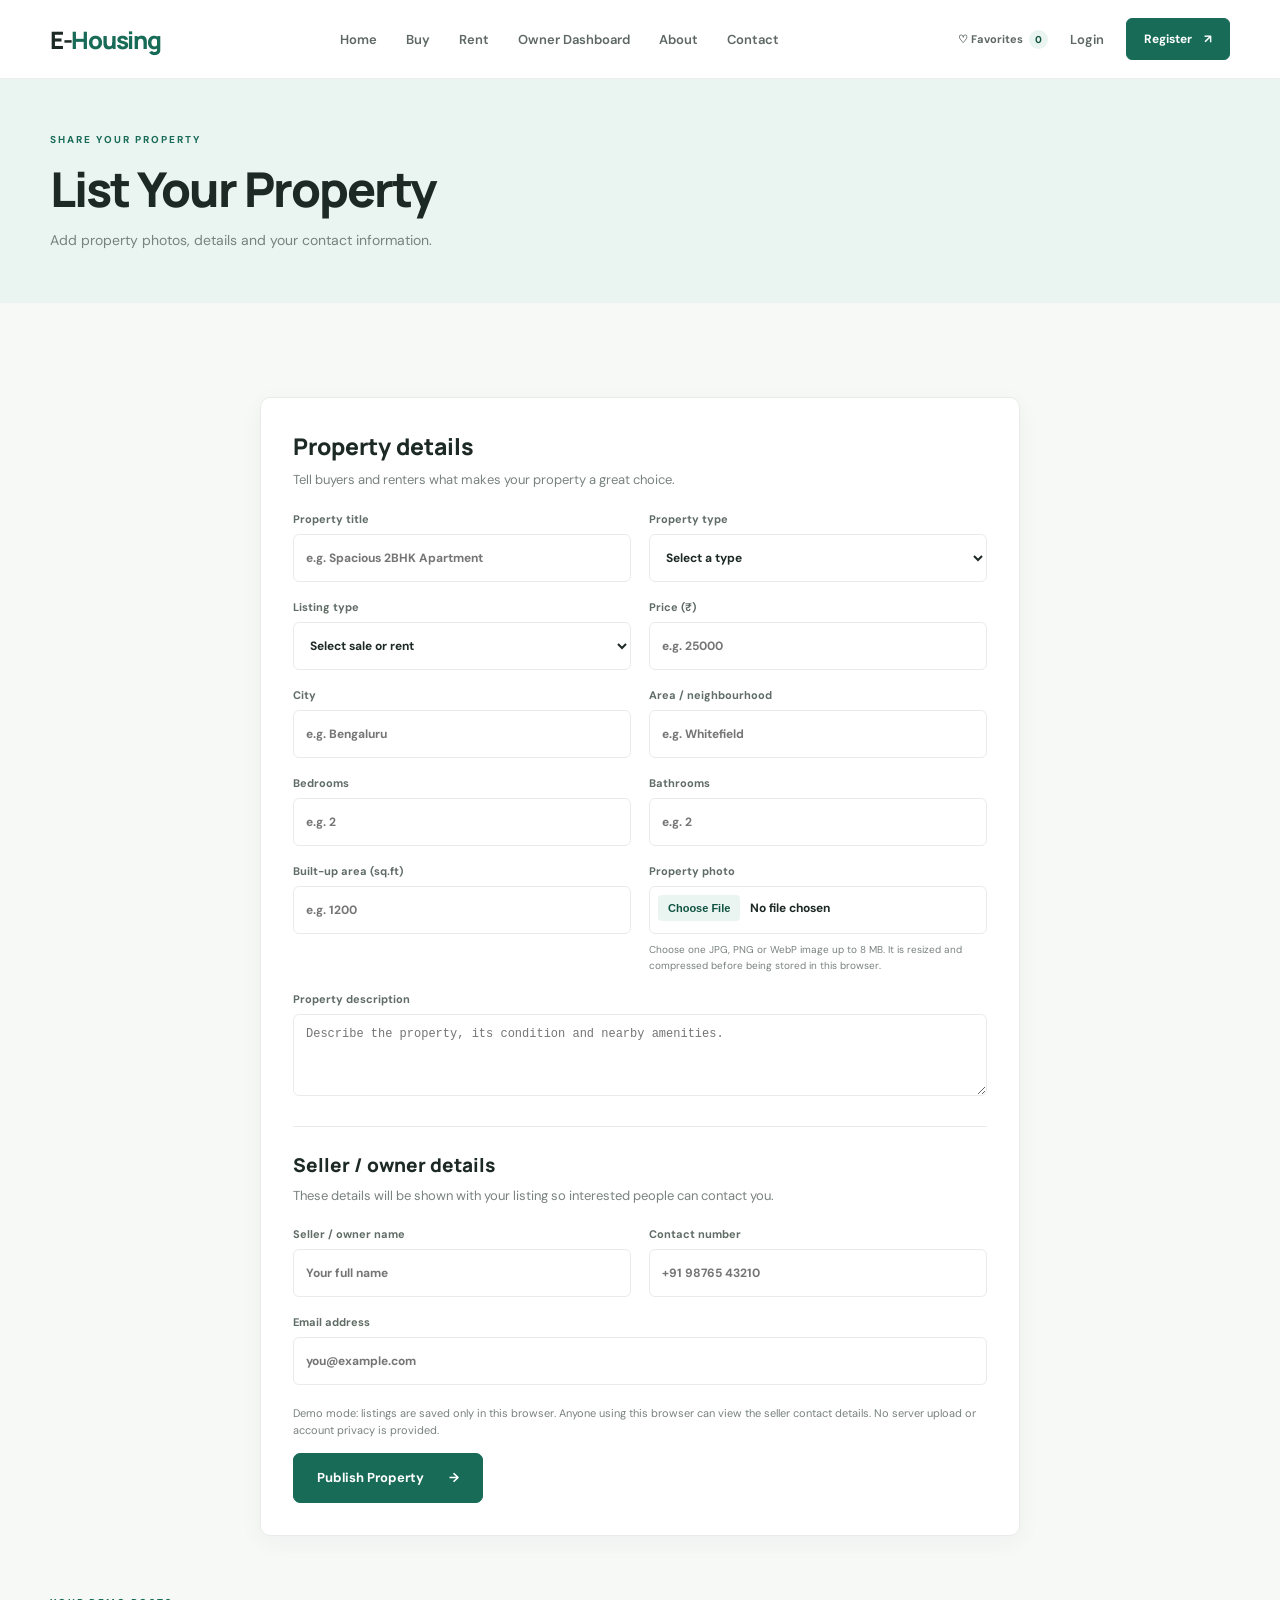
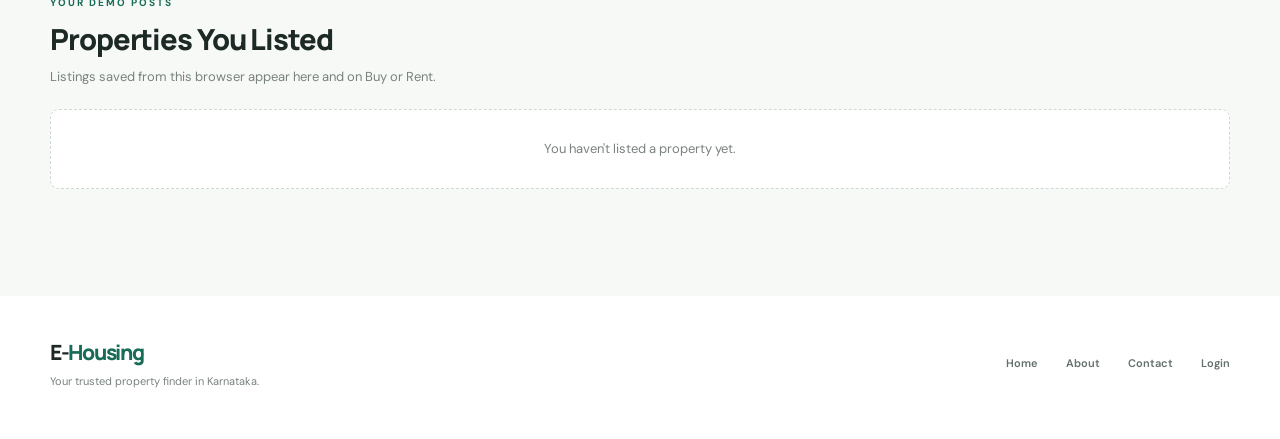
<file: add-property.html>
<!DOCTYPE html>
<html lang="en">
<head>
  <meta charset="UTF-8">
  <meta name="viewport" content="width=device-width, initial-scale=1.0">
  <meta name="description" content="Add your property details, photos and seller contact information to E-Housing.">
  <title>List Your Property | E-Housing</title>
  <link rel="preconnect" href="https://fonts.googleapis.com">
  <link rel="preconnect" href="https://fonts.gstatic.com" crossorigin>
  <link href="https://fonts.googleapis.com/css2?family=DM+Sans:wght@400;500;600;700&family=Manrope:wght@400;500;600;700;800&display=swap" rel="stylesheet">
  <link rel="stylesheet" href="css/style.css">
</head>
<body id="top">
  <header class="header">
    <div class="container header-inner">
      <a class="logo" href="index.html" aria-label="E-Housing home">E-<span>Housing</span></a>
      <nav class="main-nav" aria-label="Main navigation">
        <a href="index.html">Home</a>
        <a href="buy.html">Buy</a>
        <a href="rent.html">Rent</a>
        <a href="owner-dashboard.html">Owner Dashboard</a>
        <a href="index.html#why-us">About</a>
        <a href="index.html#contact">Contact</a>
      </nav>
      <div class="nav-buttons">
        <a class="favorites-link" href="favorites.html">♡ Favorites <span class="favorites-count">0</span></a>
        <a class="login-btn" href="login.html">Login</a>
        <a class="btn btn-small" href="register.html">Register <span aria-hidden="true">↗</span></a>
      </div>
    </div>
  </header>
  <main class="listing-main">
    <section class="listing-banner">
      <div class="container">
        <p class="eyebrow eyebrow-dark">SHARE YOUR PROPERTY</p>
        <h1>List Your Property</h1>
        <p>Add property photos, details and your contact information.</p>
      </div>
    </section>
    <section class="section listing-section">
      <div class="container">
        <p class="listing-published-message" id="listing-published-message" role="status" hidden></p>
        <form class="property-form" id="property-listing-form">
          <h2>Property details</h2>
          <p class="section-subtitle">Tell buyers and renters what makes your property a great choice.</p>
          <div class="property-form-grid">
            <label class="form-field" for="property-title">Property title<input id="property-title" name="title" type="text" maxlength="80" placeholder="e.g. Spacious 2BHK Apartment" required></label>
            <label class="form-field" for="property-type">Property type
              <select id="property-type" name="type" required>
                <option value="">Select a type</option>
                <option>House</option><option>Apartment</option><option>Villa</option><option>Room</option>
              </select>
            </label>
            <label class="form-field" for="listing-type">Listing type
              <select id="listing-type" name="listing" required><option value="">Select sale or rent</option><option>For Sale</option><option>For Rent</option></select>
            </label>
            <label class="form-field" for="property-price">Price (₹)<input id="property-price" name="price" type="number" min="1" step="1" placeholder="e.g. 25000" required></label>
            <label class="form-field" for="property-city">City<input id="property-city" name="city" type="text" maxlength="60" placeholder="e.g. Bengaluru" required></label>
            <label class="form-field" for="property-location">Area / neighbourhood<input id="property-location" name="location" type="text" maxlength="100" placeholder="e.g. Whitefield" required></label>
            <label class="form-field" for="property-bedrooms">Bedrooms<input id="property-bedrooms" name="bedrooms" type="number" min="0" max="99" placeholder="e.g. 2" required></label>
            <label class="form-field" for="property-bathrooms">Bathrooms<input id="property-bathrooms" name="bathrooms" type="number" min="0" max="99" placeholder="e.g. 2" required></label>
            <label class="form-field" for="property-area">Built-up area (sq.ft)<input id="property-area" name="area" type="number" min="1" placeholder="e.g. 1200" required></label>
            <label class="form-field property-photo-field" for="property-photo">Property photo
              <input id="property-photo" name="photo" type="file" accept="image/jpeg,image/png,image/webp" required>
              <span class="field-help">Choose one JPG, PNG or WebP image up to 8 MB. It is resized and compressed before being stored in this browser.</span>
              <img class="photo-preview" id="photo-preview" alt="Selected property photo preview" hidden>
            </label>
            <label class="form-field property-description-field" for="property-description">Property description<textarea id="property-description" name="description" rows="4" maxlength="800" placeholder="Describe the property, its condition and nearby amenities." required></textarea></label>
          </div>

          <div class="seller-details">
            <h2>Seller / owner details</h2>
            <p class="section-subtitle">These details will be shown with your listing so interested people can contact you.</p>
            <div class="property-form-grid">
              <label class="form-field" for="seller-name">Seller / owner name<input id="seller-name" name="sellerName" type="text" maxlength="80" autocomplete="name" placeholder="Your full name" required></label>
              <label class="form-field" for="seller-phone">Contact number<input id="seller-phone" name="sellerPhone" type="tel" minlength="8" maxlength="20" autocomplete="tel" placeholder="+91 98765 43210" required></label>
              <label class="form-field seller-email-field" for="seller-email">Email address<input id="seller-email" name="sellerEmail" type="email" maxlength="120" autocomplete="email" placeholder="you@example.com" required></label>
            </div>
          </div>

          <p class="form-note">Demo mode: listings are saved only in this browser. Anyone using this browser can view the seller contact details. No server upload or account privacy is provided.</p>
          <p class="listing-form-error" id="listing-form-error" role="alert" hidden></p>
          <button class="btn property-submit" type="submit">Publish Property <span aria-hidden="true">→</span></button>
        </form>

        <section class="seller-listings-section" aria-labelledby="seller-listings-title">
          <div class="section-heading">
            <div>
              <p class="eyebrow eyebrow-dark">YOUR DEMO POSTS</p>
              <h2 id="seller-listings-title">Properties You Listed</h2>
              <p class="section-subtitle">Listings saved from this browser appear here and on Buy or Rent.</p>
            </div>
          </div>
          <p class="favorites-empty" id="seller-listings-empty">You haven't listed a property yet.</p>
          <div class="property-grid" id="seller-listings-grid"></div>
        </section>
      </div>
    </section>
  </main>
  <footer class="footer" id="contact">
    <div class="container footer-main">
      <div class="footer-brand"><a class="logo footer-logo" href="index.html">E-<span>Housing</span></a><p>Your trusted property finder in Karnataka.</p></div>
      <div class="footer-links"><a href="index.html">Home</a><a href="index.html#why-us">About</a><a href="index.html#contact">Contact</a><a href="login.html">Login</a></div>
    </div>
  </footer>
  <script src="js/properties.js"></script>
  <script src="js/seller-listings.js"></script>
  <script src="js/seller-form.js"></script>
  <script src="js/seller-listings.js"></script>
  <script src="js/app.js"></script>
</body>
</html>
</file>
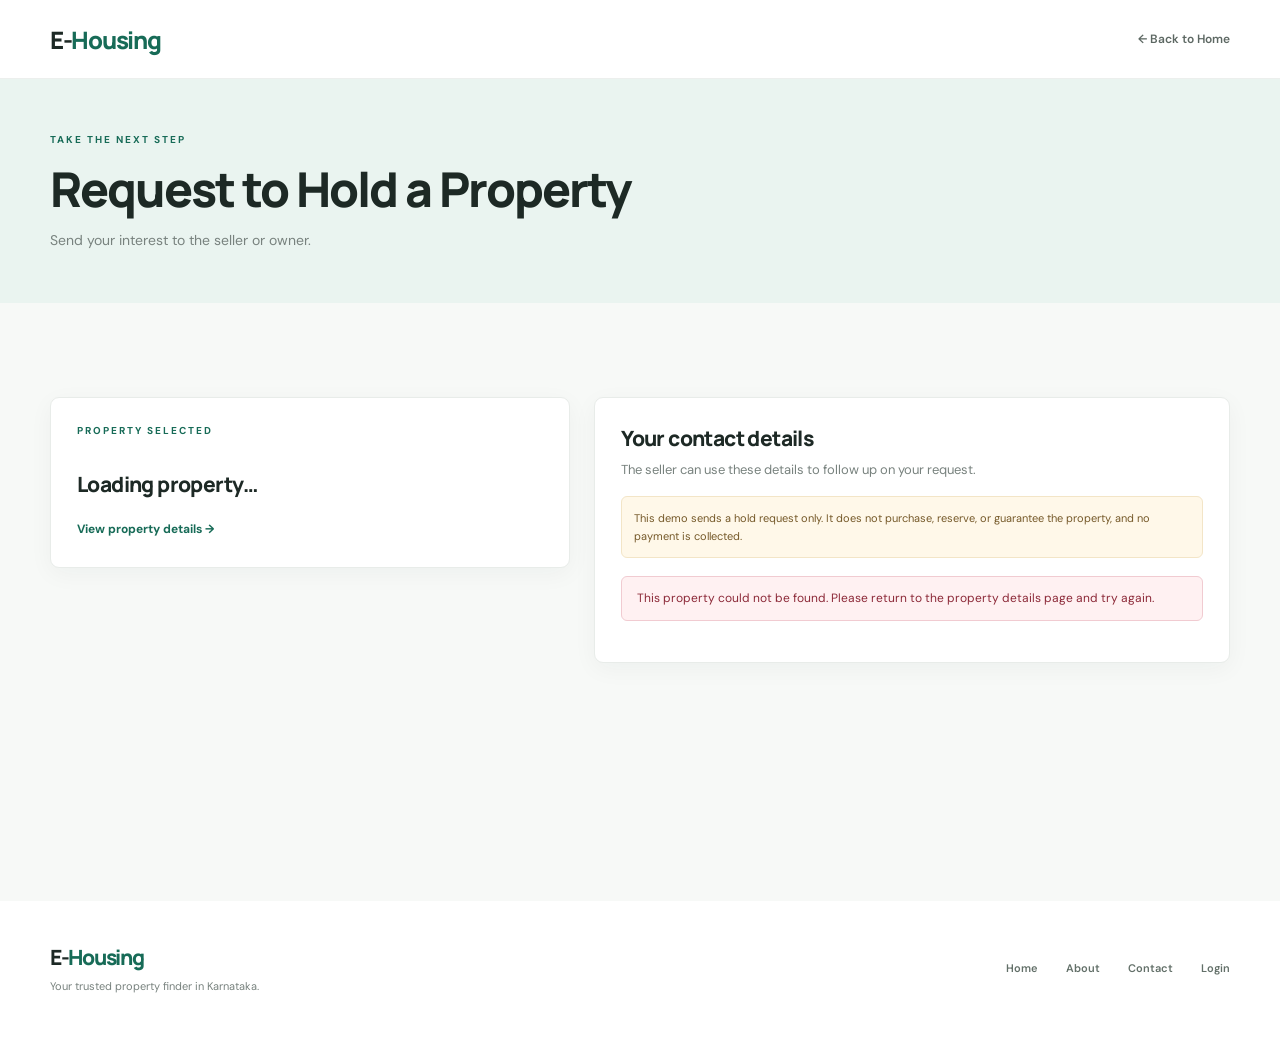
<file: booking.html>
<!DOCTYPE html>
<html lang="en">
<head>
  <meta charset="UTF-8">
  <meta name="viewport" content="width=device-width, initial-scale=1.0">
  <meta name="description" content="Request to hold or book a property with E-Housing.">
  <title>Request to Hold a Property | E-Housing</title>
  <link rel="preconnect" href="https://fonts.googleapis.com">
  <link rel="preconnect" href="https://fonts.gstatic.com" crossorigin>
  <link href="https://fonts.googleapis.com/css2?family=DM+Sans:wght@400;500;600;700&family=Manrope:wght@400;500;600;700;800&display=swap" rel="stylesheet">
  <link rel="stylesheet" href="css/style.css">
</head>
<body id="top">
  <header class="header">
    <div class="container header-inner">
      <a class="logo" href="index.html" aria-label="E-Housing home">E-<span>Housing</span></a>
      <a class="login-home-link" href="index.html">← Back to Home</a>
    </div>
  </header>
  <main class="listing-main">
    <section class="listing-banner">
      <div class="container">
        <p class="eyebrow eyebrow-dark">TAKE THE NEXT STEP</p>
        <h1 id="booking-page-title">Request to Hold a Property</h1>
        <p id="booking-intro">Send your interest to the seller or owner.</p>
      </div>
    </section>
    <section class="section listing-section">
      <div class="container booking-layout">
        <section class="booking-summary" aria-labelledby="booking-property-title">
          <p class="eyebrow eyebrow-dark">PROPERTY SELECTED</p>
          <span class="booking-listing" id="booking-property-listing"></span>
          <h2 id="booking-property-title">Loading property…</h2>
          <p class="property-location" id="booking-property-location"></p>
          <p class="price" id="booking-property-price"></p>
          <a class="view-all" id="booking-property-link" href="property-details.html">View property details →</a>
        </section>
        <section class="booking-form-panel" aria-labelledby="booking-form-title">
          <h2 id="booking-form-title">Your contact details</h2>
          <p class="section-subtitle">The seller can use these details to follow up on your request.</p>
          <p class="booking-notice" id="booking-notice">This demo sends a hold request only. It does not purchase, reserve, or guarantee the property, and no payment is collected.</p>
          <p class="booking-error" id="booking-error" role="alert" hidden></p>
          <form class="property-form-inner" id="hold-form">
            <label class="form-field" for="buyer-name">Full name<input id="buyer-name" name="name" type="text" autocomplete="name" placeholder="Your name" required></label>
            <label class="form-field" for="buyer-phone">Contact number<input id="buyer-phone" name="phone" type="tel" autocomplete="tel" inputmode="tel" minlength="8" maxlength="20" placeholder="+91 98765 43210" required></label>
            <label class="form-field" for="buyer-email">Email address<input id="buyer-email" name="email" type="email" autocomplete="email" placeholder="you@example.com" required></label>
            <label class="form-field" for="payment-preference" id="payment-preference-field" hidden>
              Preferred payment method
              <select id="payment-preference" name="paymentMethod" disabled>
                <option value="">Select a payment preference</option>
                <option value="UPI">UPI</option>
                <option value="Bank transfer">Bank transfer</option>
                <option value="Card">Card</option>
                <option value="Home loan">Home loan / financing</option>
                <option value="Discuss with seller">Discuss with seller</option>
              </select>
            </label>
            <button class="btn property-submit" id="booking-submit" type="submit">Send Hold Request <span aria-hidden="true">→</span></button>
          </form>
          <div class="booking-confirmation" id="booking-confirmation" role="status" hidden>
            <span class="booking-check" aria-hidden="true">✓</span>
            <h2 id="confirmation-title">Request saved</h2>
            <p id="confirmation-message">Thanks, <strong id="confirmation-name"></strong>. Your demo request is saved in this browser. The property is not confirmed or held until the seller contacts you.</p>
            <a class="btn" href="index.html">Back to Home</a>
          </div>
        </section>
      </div>
    </section>
  </main>
  <footer class="footer" id="contact">
    <div class="container footer-main">
      <div class="footer-brand"><a class="logo footer-logo" href="index.html">E-<span>Housing</span></a><p>Your trusted property finder in Karnataka.</p></div>
      <div class="footer-links"><a href="index.html">Home</a><a href="index.html#why-us">About</a><a href="index.html#contact">Contact</a><a href="login.html">Login</a></div>
    </div>
  </footer>
  <script src="js/booking.js"></script>
</body>
</html>
</file>
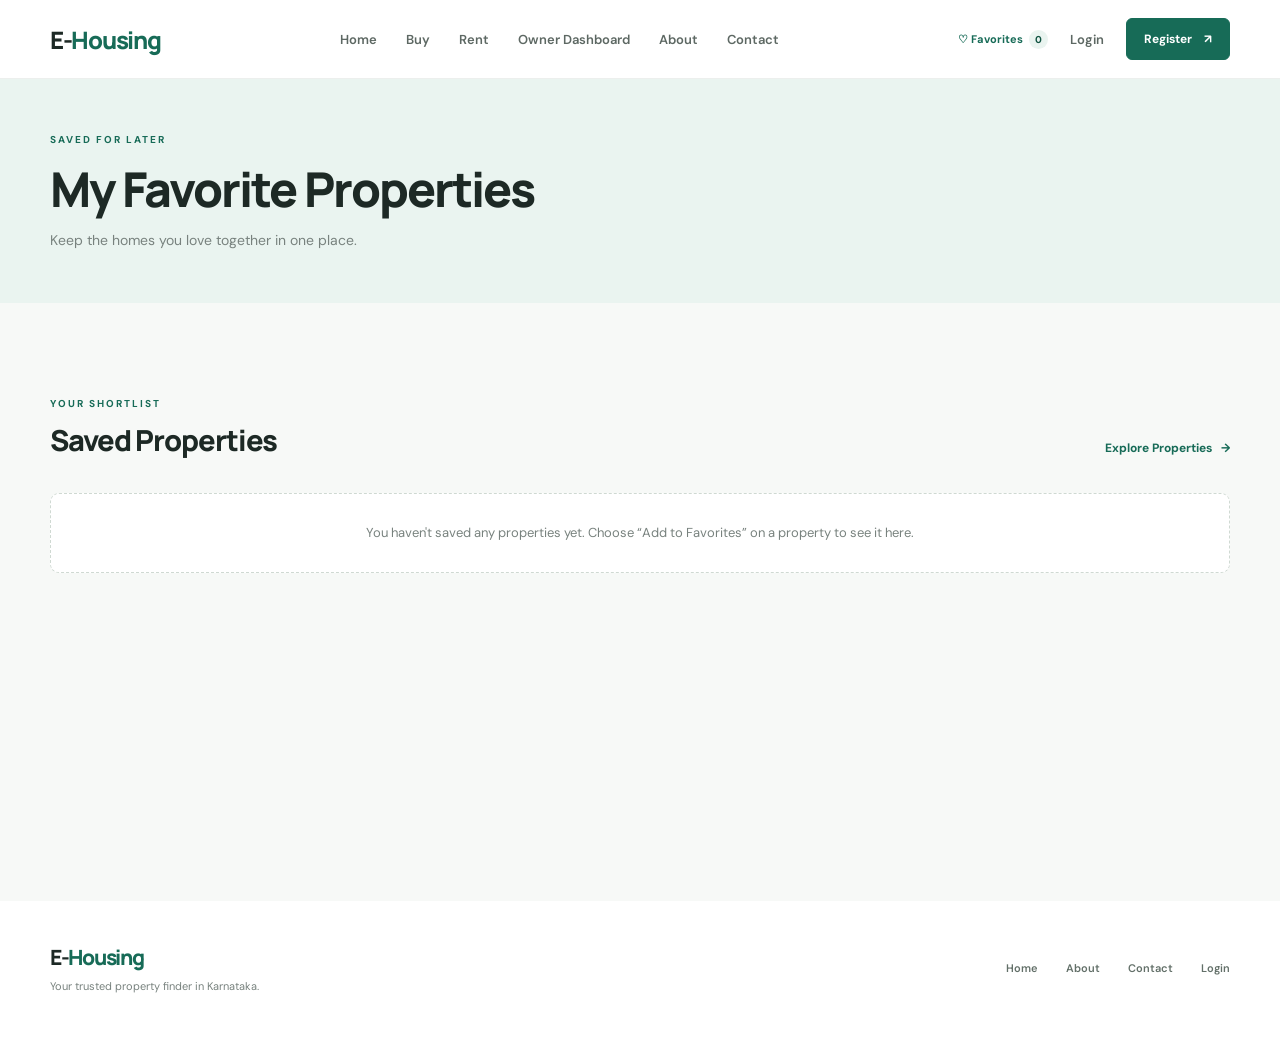
<file: favorites.html>
<!DOCTYPE html>
<html lang="en">
<head>
  <meta charset="UTF-8">
  <meta name="viewport" content="width=device-width, initial-scale=1.0">
  <meta name="description" content="View your saved favorite properties on E-Housing.">
  <title>My Favorites | E-Housing</title>
  <link rel="preconnect" href="https://fonts.googleapis.com">
  <link rel="preconnect" href="https://fonts.gstatic.com" crossorigin>
  <link href="https://fonts.googleapis.com/css2?family=DM+Sans:wght@400;500;600;700&family=Manrope:wght@400;500;600;700;800&display=swap" rel="stylesheet">
  <link rel="stylesheet" href="css/style.css">
</head>
<body id="top">
  <header class="header">
    <div class="container header-inner">
      <a class="logo" href="index.html" aria-label="E-Housing home">E-<span>Housing</span></a>
      <nav class="main-nav" aria-label="Main navigation">
        <a href="index.html">Home</a><a href="buy.html">Buy</a><a href="rent.html">Rent</a>
        <a href="owner-dashboard.html">Owner Dashboard</a><a href="index.html#why-us">About</a><a href="index.html#contact">Contact</a>
      </nav>
      <div class="nav-buttons">
        <a class="favorites-link active" href="favorites.html" aria-current="page">♡ Favorites <span class="favorites-count">0</span></a>
        <a class="login-btn" href="login.html">Login</a>
        <a class="btn btn-small" href="register.html">Register <span aria-hidden="true">↗</span></a>
      </div>
    </div>
  </header>
  <main class="listing-main">
    <section class="listing-banner">
      <div class="container">
        <p class="eyebrow eyebrow-dark">SAVED FOR LATER</p>
        <h1>My Favorite Properties</h1>
        <p>Keep the homes you love together in one place.</p>
      </div>
    </section>
    <section class="section listing-section">
      <div class="container">
        <div class="section-heading">
          <div><p class="eyebrow eyebrow-dark">YOUR SHORTLIST</p><h2>Saved Properties</h2></div>
          <a class="view-all" href="buy.html">Explore Properties <span aria-hidden="true">→</span></a>
        </div>
        <p class="favorites-empty" id="favorites-empty" hidden>You haven't saved any properties yet. Choose “Add to Favorites” on a property to see it here.</p>
        <div class="property-grid" id="favorites-list" aria-live="polite"></div>
      </div>
    </section>
  </main>
  <footer class="footer" id="contact">
    <div class="container footer-main">
      <div class="footer-brand"><a class="logo footer-logo" href="index.html">E-<span>Housing</span></a><p>Your trusted property finder in Karnataka.</p></div>
      <div class="footer-links"><a href="index.html">Home</a><a href="index.html#why-us">About</a><a href="index.html#contact">Contact</a><a href="login.html">Login</a></div>
    </div>
  </footer>
  <script src="js/properties.js"></script>
  <script src="js/app.js"></script>
</body>
</html>
</file>
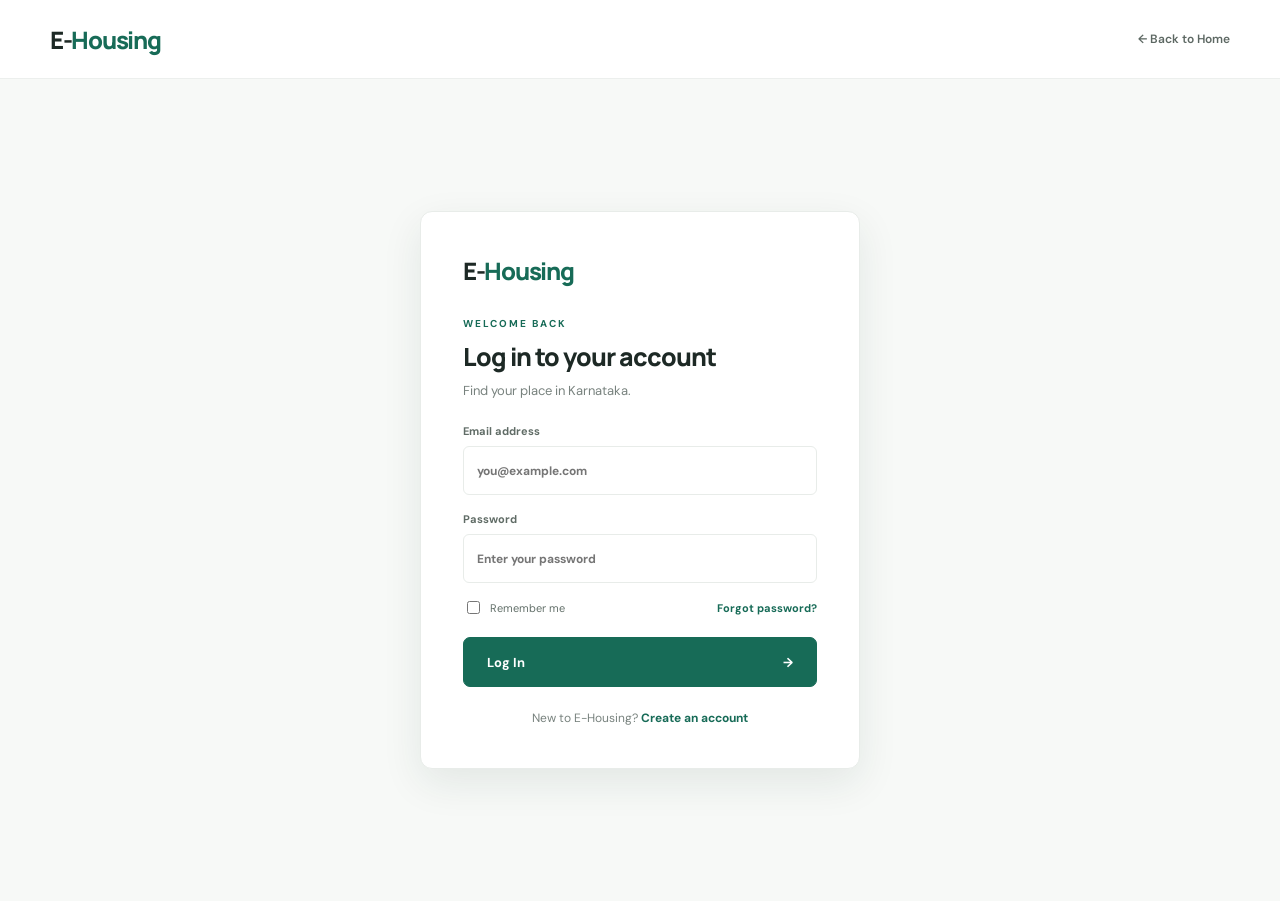
<file: login.html>
<!DOCTYPE html>
<html lang="en">
<head>
  <meta charset="UTF-8">
  <meta name="viewport" content="width=device-width, initial-scale=1.0">
  <meta name="description" content="Log in to your E-Housing account.">
  <title>Login | E-Housing</title>
  <link rel="preconnect" href="https://fonts.googleapis.com">
  <link rel="preconnect" href="https://fonts.gstatic.com" crossorigin>
  <link href="https://fonts.googleapis.com/css2?family=DM+Sans:wght@400;500;600;700&family=Manrope:wght@400;500;600;700;800&display=swap" rel="stylesheet">
  <link rel="stylesheet" href="css/style.css">
</head>
<body class="login-page">
  <header class="header">
    <div class="container header-inner">
      <a class="logo" href="index.html" aria-label="E-Housing home">E-<span>Housing</span></a>
      <a class="login-home-link" href="index.html">← Back to Home</a>
    </div>
  </header>

  <main class="login-main">
    <section class="login-card" aria-labelledby="login-title">
      <a class="logo login-card-logo" href="index.html" aria-label="E-Housing home">E-<span>Housing</span></a>
      <p class="eyebrow eyebrow-dark">WELCOME BACK</p>
      <h1 id="login-title">Log in to your account</h1>
      <p class="login-subtitle">Find your place in Karnataka.</p>

      <form class="login-form">
        <label class="form-field" for="email">
          <span>Email address</span>
          <input id="email" name="email" type="email" autocomplete="email" placeholder="you@example.com" required>
        </label>
        <label class="form-field" for="password">
          <span>Password</span>
          <input id="password" name="password" type="password" autocomplete="current-password" placeholder="Enter your password" required>
        </label>
        <div class="login-options">
          <label class="remember-label"><input type="checkbox" name="remember"> Remember me</label>
          <a href="#login-title">Forgot password?</a>
        </div>
        <button class="btn login-submit" type="submit">Log In <span aria-hidden="true">→</span></button>
      </form>

      <p class="signup-prompt">New to E-Housing? <a href="register.html">Create an account</a></p>
    </section>
  </main>
  <script src="js/login.js"></script>
</body>
</html>
</file>
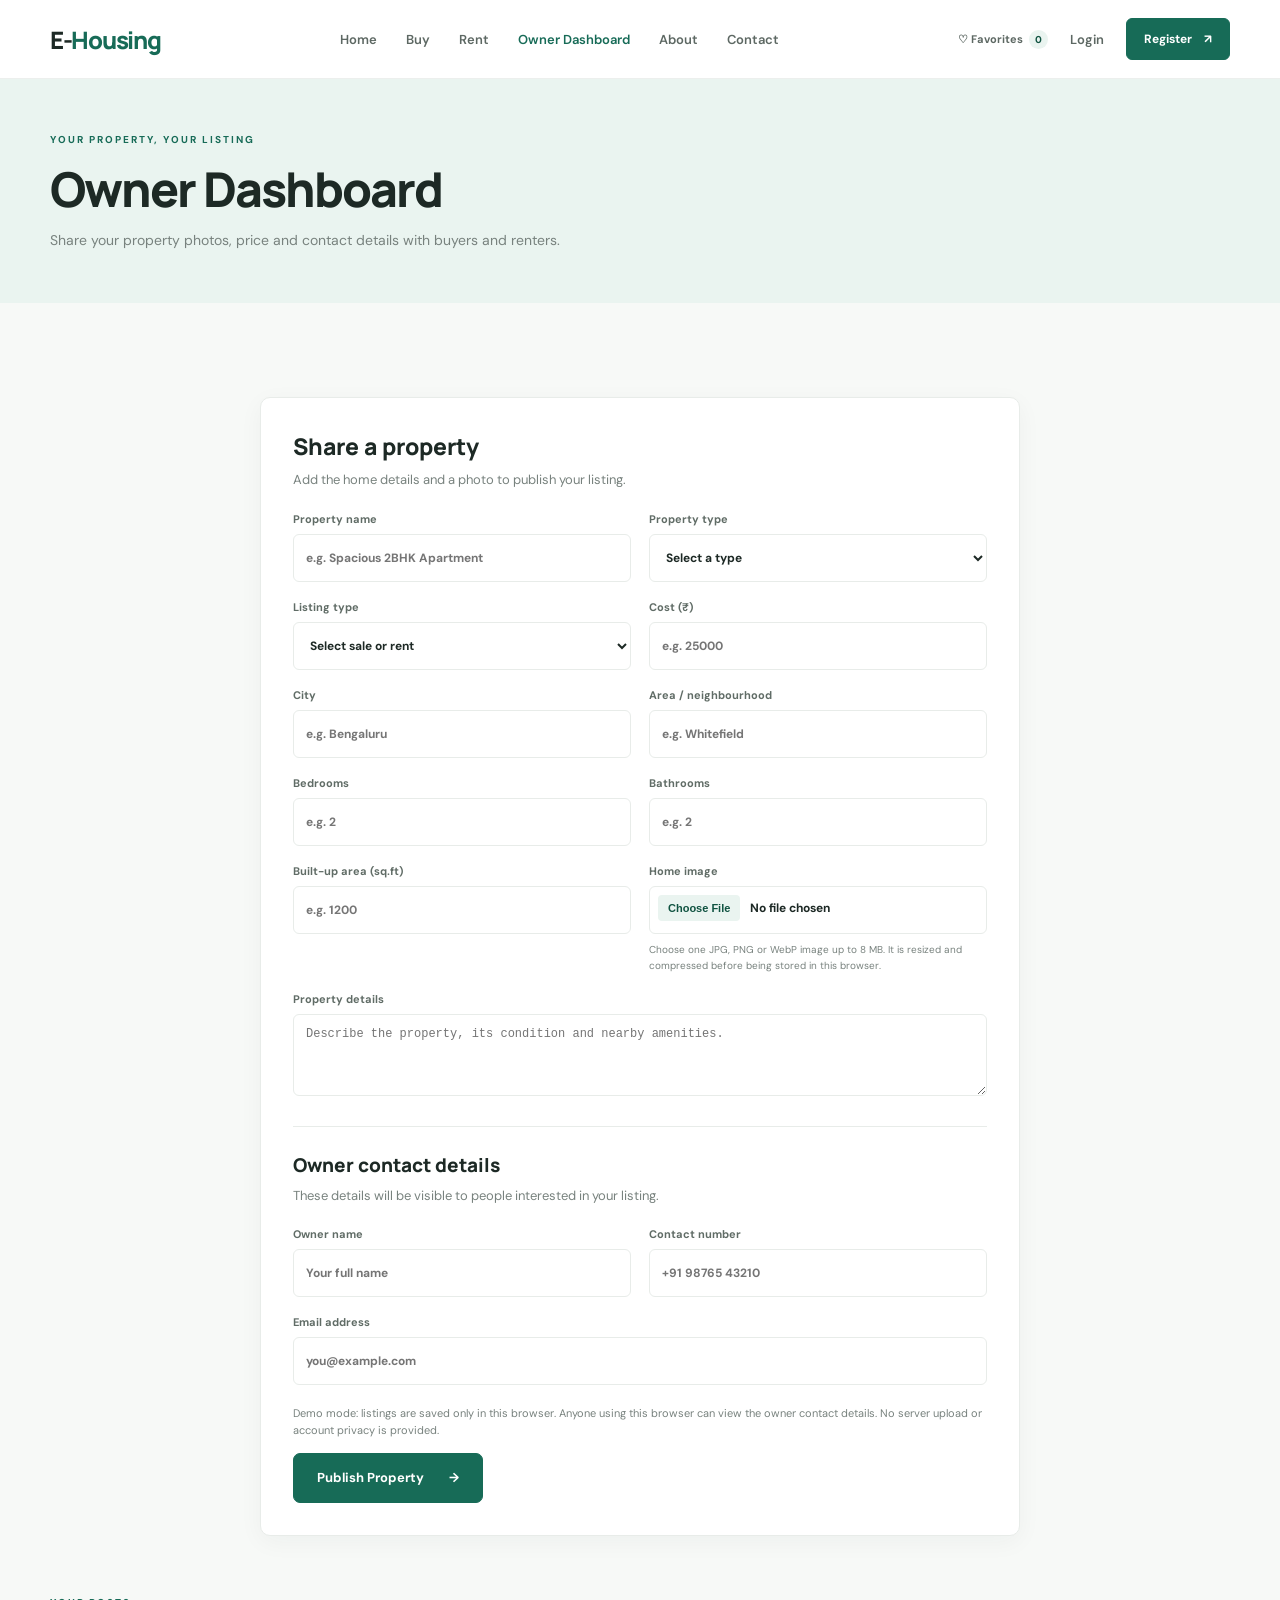
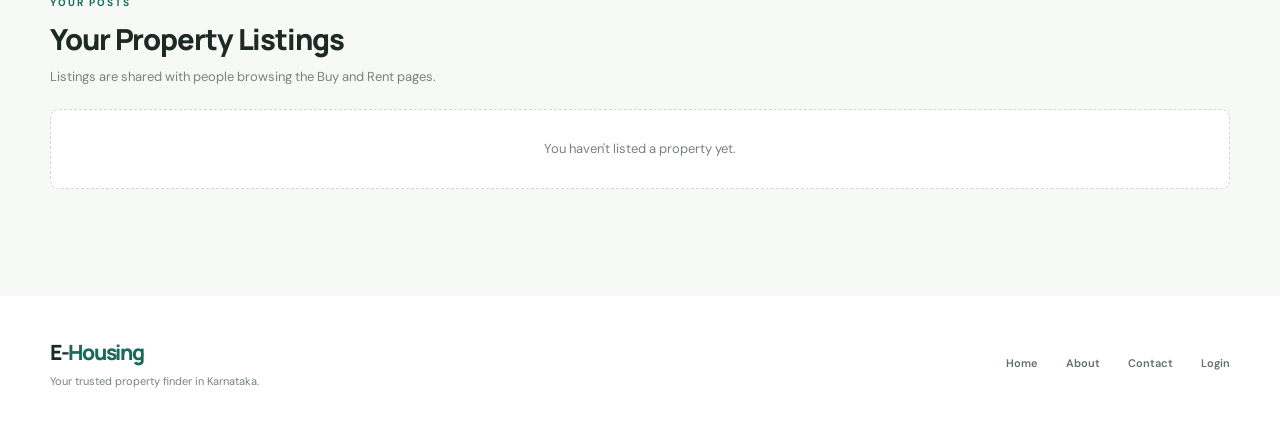
<file: owner-dashboard.html>
<!DOCTYPE html>
<html lang="en">
<head>
  <meta charset="UTF-8">
  <meta name="viewport" content="width=device-width, initial-scale=1.0">
  <meta name="description" content="Share your property details and manage your E-Housing listings.">
  <title>Owner Dashboard | E-Housing</title>
  <link rel="preconnect" href="https://fonts.googleapis.com">
  <link rel="preconnect" href="https://fonts.gstatic.com" crossorigin>
  <link href="https://fonts.googleapis.com/css2?family=DM+Sans:wght@400;500;600;700&family=Manrope:wght@400;500;600;700;800&display=swap" rel="stylesheet">
  <link rel="stylesheet" href="css/style.css">
</head>
<body id="top">
  <header class="header">
    <div class="container header-inner">
      <a class="logo" href="index.html" aria-label="E-Housing home">E-<span>Housing</span></a>
      <nav class="main-nav" aria-label="Main navigation">
        <a href="index.html">Home</a>
        <a href="buy.html">Buy</a>
        <a href="rent.html">Rent</a>
        <a class="active" href="owner-dashboard.html">Owner Dashboard</a>
        <a href="index.html#why-us">About</a>
        <a href="index.html#contact">Contact</a>
      </nav>
      <div class="nav-buttons">
        <a class="favorites-link" href="favorites.html">♡ Favorites <span class="favorites-count">0</span></a>
        <a class="login-btn" href="login.html">Login</a>
        <a class="btn btn-small" href="register.html">Register <span aria-hidden="true">↗</span></a>
      </div>
    </div>
  </header>
  <main class="listing-main">
    <section class="listing-banner">
      <div class="container">
        <p class="eyebrow eyebrow-dark">YOUR PROPERTY, YOUR LISTING</p>
        <h1>Owner Dashboard</h1>
        <p>Share your property photos, price and contact details with buyers and renters.</p>
      </div>
    </section>
    <section class="section listing-section">
      <div class="container">
        <p class="listing-published-message" id="listing-published-message" role="status" hidden></p>
        <form class="property-form" id="property-listing-form" data-return-page="owner-dashboard.html">
          <h2>Share a property</h2>
          <p class="section-subtitle">Add the home details and a photo to publish your listing.</p>
          <div class="property-form-grid">
            <label class="form-field" for="property-title">Property name<input id="property-title" name="title" type="text" maxlength="80" placeholder="e.g. Spacious 2BHK Apartment" required></label>
            <label class="form-field" for="property-type">Property type
              <select id="property-type" name="type" required>
                <option value="">Select a type</option>
                <option>House</option><option>Apartment</option><option>Villa</option><option>Room</option>
              </select>
            </label>
            <label class="form-field" for="listing-type">Listing type
              <select id="listing-type" name="listing" required><option value="">Select sale or rent</option><option>For Sale</option><option>For Rent</option></select>
            </label>
            <label class="form-field" for="property-price">Cost (₹)<input id="property-price" name="price" type="number" min="1" step="1" placeholder="e.g. 25000" required></label>
            <label class="form-field" for="property-city">City<input id="property-city" name="city" type="text" maxlength="60" placeholder="e.g. Bengaluru" required></label>
            <label class="form-field" for="property-location">Area / neighbourhood<input id="property-location" name="location" type="text" maxlength="100" placeholder="e.g. Whitefield" required></label>
            <label class="form-field" for="property-bedrooms">Bedrooms<input id="property-bedrooms" name="bedrooms" type="number" min="0" max="99" placeholder="e.g. 2" required></label>
            <label class="form-field" for="property-bathrooms">Bathrooms<input id="property-bathrooms" name="bathrooms" type="number" min="0" max="99" placeholder="e.g. 2" required></label>
            <label class="form-field" for="property-area">Built-up area (sq.ft)<input id="property-area" name="area" type="number" min="1" placeholder="e.g. 1200" required></label>
            <label class="form-field property-photo-field" for="property-photo">Home image
              <input id="property-photo" name="photo" type="file" accept="image/jpeg,image/png,image/webp" required>
              <span class="field-help">Choose one JPG, PNG or WebP image up to 8 MB. It is resized and compressed before being stored in this browser.</span>
              <img class="photo-preview" id="photo-preview" alt="Selected property photo preview" hidden>
            </label>
            <label class="form-field property-description-field" for="property-description">Property details<textarea id="property-description" name="description" rows="4" maxlength="800" placeholder="Describe the property, its condition and nearby amenities." required></textarea></label>
          </div>
          <div class="seller-details">
            <h2>Owner contact details</h2>
            <p class="section-subtitle">These details will be visible to people interested in your listing.</p>
            <div class="property-form-grid">
              <label class="form-field" for="seller-name">Owner name<input id="seller-name" name="sellerName" type="text" maxlength="80" autocomplete="name" placeholder="Your full name" required></label>
              <label class="form-field" for="seller-phone">Contact number<input id="seller-phone" name="sellerPhone" type="tel" minlength="8" maxlength="20" autocomplete="tel" placeholder="+91 98765 43210" required></label>
              <label class="form-field seller-email-field" for="seller-email">Email address<input id="seller-email" name="sellerEmail" type="email" maxlength="120" autocomplete="email" placeholder="you@example.com" required></label>
            </div>
          </div>
          <p class="form-note">Demo mode: listings are saved only in this browser. Anyone using this browser can view the owner contact details. No server upload or account privacy is provided.</p>
          <p class="listing-form-error" id="listing-form-error" role="alert" hidden></p>
          <button class="btn property-submit" type="submit">Publish Property <span aria-hidden="true">→</span></button>
        </form>

        <section class="seller-listings-section" aria-labelledby="seller-listings-title">
          <div class="section-heading">
            <div>
              <p class="eyebrow eyebrow-dark">YOUR POSTS</p>
              <h2 id="seller-listings-title">Your Property Listings</h2>
              <p class="section-subtitle">Listings are shared with people browsing the Buy and Rent pages.</p>
            </div>
          </div>
          <p class="favorites-empty" id="seller-listings-empty">You haven't listed a property yet.</p>
          <div class="property-grid" id="seller-listings-grid"></div>
        </section>
      </div>
    </section>
  </main>
  <footer class="footer" id="contact">
    <div class="container footer-main">
      <div class="footer-brand"><a class="logo footer-logo" href="index.html">E-<span>Housing</span></a><p>Your trusted property finder in Karnataka.</p></div>
      <div class="footer-links"><a href="index.html">Home</a><a href="index.html#why-us">About</a><a href="index.html#contact">Contact</a><a href="login.html">Login</a></div>
    </div>
  </footer>
  <script src="js/properties.js"></script>
  <script src="js/seller-listings.js"></script>
  <script src="js/seller-form.js"></script>
  <script src="js/app.js"></script>
</body>
</html>
</file>
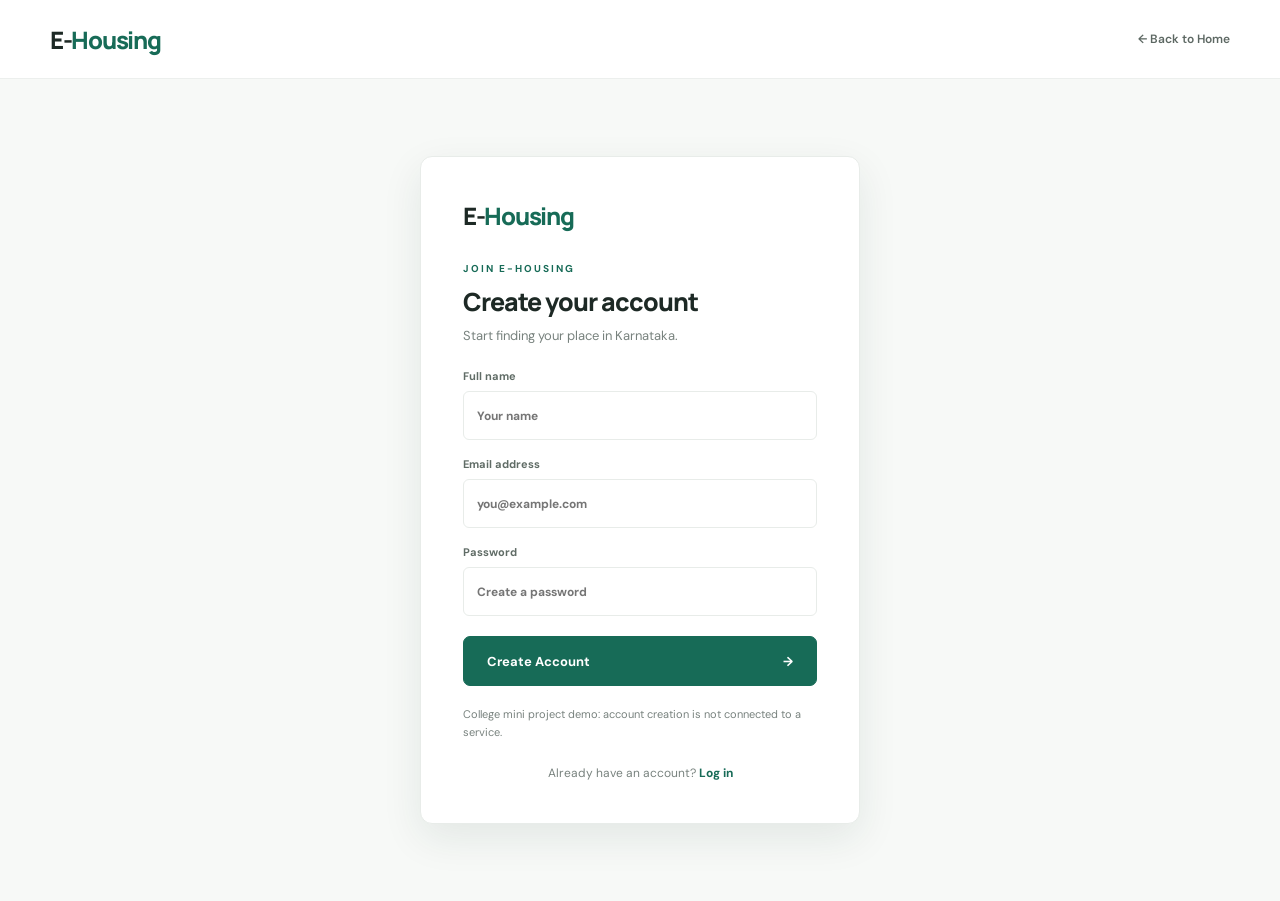
<file: register.html>
<!DOCTYPE html>
<html lang="en">
<head>
  <meta charset="UTF-8">
  <meta name="viewport" content="width=device-width, initial-scale=1.0">
  <meta name="description" content="Create an E-Housing account.">
  <title>Register | E-Housing</title>
  <link rel="preconnect" href="https://fonts.googleapis.com">
  <link rel="preconnect" href="https://fonts.gstatic.com" crossorigin>
  <link href="https://fonts.googleapis.com/css2?family=DM+Sans:wght@400;500;600;700&family=Manrope:wght@400;500;600;700;800&display=swap" rel="stylesheet">
  <link rel="stylesheet" href="css/style.css">
</head>
<body class="login-page">
  <header class="header">
    <div class="container header-inner">
      <a class="logo" href="index.html" aria-label="E-Housing home">E-<span>Housing</span></a>
      <a class="login-home-link" href="index.html">← Back to Home</a>
    </div>
  </header>
  <main class="login-main">
    <section class="login-card" aria-labelledby="register-title">
      <a class="logo login-card-logo" href="index.html" aria-label="E-Housing home">E-<span>Housing</span></a>
      <p class="eyebrow eyebrow-dark">JOIN E-HOUSING</p>
      <h1 id="register-title">Create your account</h1>
      <p class="login-subtitle">Start finding your place in Karnataka.</p>
      <form class="login-form" action="#" method="get">
        <label class="form-field" for="name"><span>Full name</span><input id="name" name="name" type="text" autocomplete="name" placeholder="Your name" required></label>
        <label class="form-field" for="email"><span>Email address</span><input id="email" name="email" type="email" autocomplete="email" placeholder="you@example.com" required></label>
        <label class="form-field" for="password"><span>Password</span><input id="password" name="password" type="password" autocomplete="new-password" placeholder="Create a password" required></label>
        <button class="btn login-submit" type="submit">Create Account <span aria-hidden="true">→</span></button>
      </form>
      <p class="form-note">College mini project demo: account creation is not connected to a service.</p>
      <p class="signup-prompt">Already have an account? <a href="login.html">Log in</a></p>
    </section>
  </main>
</body>
</html>
</file>
<file: css/style.css>
:root {
  --primary: #176b57;
  --primary-dark: #105341;
  --primary-light: #eaf4f0;
  --ink: #1d2925;
  --muted: #78827e;
  --line: #e8ece9;
  --paper: #ffffff;
  --soft: #f7f9f7;
  --shadow: 0 14px 40px rgba(27, 55, 45, 0.09);
}

* {
  box-sizing: border-box;
}

html {
  scroll-behavior: smooth;
}

body {
  margin: 0;
  color: var(--ink);
  background: var(--paper);
  font-family: 'DM Sans', sans-serif;
  -webkit-font-smoothing: antialiased;
}

a {
  color: inherit;
  text-decoration: none;
}

button,
input,
select {
  font: inherit;
}

.container {
  width: min(1180px, calc(100% - 48px));
  margin: 0 auto;
}

.header {
  position: sticky;
  z-index: 20;
  top: 0;
  width: 100%;
  background: rgba(255, 255, 255, 0.97);
  border-bottom: 1px solid rgba(232, 236, 233, 0.8);
  backdrop-filter: blur(12px);
}

.header-inner {
  min-height: 78px;
  display: flex;
  align-items: center;
  justify-content: space-between;
  gap: 24px;
}

.logo {
  flex-shrink: 0;
  color: var(--ink);
  font-family: 'Manrope', sans-serif;
  font-size: 24px;
  font-weight: 800;
  letter-spacing: -1.3px;
}

.logo span {
  color: var(--primary);
}

.main-nav,
.nav-buttons {
  display: flex;
  align-items: center;
}

.main-nav {
  gap: 29px;
}

.main-nav a,
.login-btn {
  color: #5d6863;
  font-size: 13px;
  font-weight: 600;
  transition: color 0.2s ease;
}

.main-nav a:hover,
.main-nav a.active,
.login-btn:hover {
  color: var(--primary);
}

.nav-buttons {
  gap: 22px;
}

.favorites-link {
  display: inline-flex;
  align-items: center;
  gap: 6px;
  color: #5d6863;
  font-size: 11px;
  font-weight: 700;
  white-space: nowrap;
  transition: color 0.2s ease;
}

.favorites-link:hover,
.favorites-link.active {
  color: var(--primary);
}

.favorites-count {
  min-width: 19px;
  height: 19px;
  display: inline-grid;
  place-items: center;
  padding: 0 4px;
  color: var(--primary-dark);
  background: var(--primary-light);
  border-radius: 10px;
  font-size: 10px;
}

.account-indicator {
  display: inline-flex;
  align-items: center;
  gap: 7px;
  color: var(--primary);
  font-size: 12px;
  font-weight: 700;
  white-space: nowrap;
}

.account-indicator span {
  width: 30px;
  height: 30px;
  display: grid;
  place-items: center;
  background: var(--primary-light);
  border-radius: 50%;
  font-size: 15px;
}

.logout-btn {
  padding: 8px 12px;
  color: var(--primary);
  background: transparent;
  border: 1px solid var(--line);
  border-radius: 6px;
  cursor: pointer;
  font-size: 11px;
  font-weight: 700;
  transition: background 0.2s ease, border-color 0.2s ease;
}

.logout-btn:hover {
  background: var(--primary-light);
  border-color: var(--primary-light);
}

.login-status {
  margin-top: 16px;
  padding: 13px 17px;
  color: var(--primary-dark);
  background: var(--primary-light);
  border: 1px solid #d5e8df;
  border-radius: 7px;
  font-size: 13px;
  font-weight: 600;
}

.login-status span {
  margin-right: 7px;
  font-weight: 800;
}

[hidden] {
  display: none !important;
}

.btn {
  min-height: 50px;
  display: inline-flex;
  align-items: center;
  justify-content: center;
  gap: 12px;
  padding: 0 23px;
  color: #fff;
  background: var(--primary);
  border: 1px solid var(--primary);
  border-radius: 7px;
  font-size: 13px;
  font-weight: 700;
  transition: background 0.2s ease, border-color 0.2s ease, color 0.2s ease, transform 0.2s ease, box-shadow 0.2s ease;
}

.btn:hover {
  background: var(--primary-dark);
  border-color: var(--primary-dark);
  box-shadow: 0 7px 18px rgba(23, 107, 87, 0.2);
  transform: translateY(-2px);
}

.btn-small {
  min-height: 42px;
  padding: 0 17px;
  border-radius: 6px;
  font-size: 12px;
}

.hero {
  position: relative;
  min-height: 600px;
  display: flex;
  align-items: center;
  overflow: hidden;
  color: #fff;
  background: #23332d url('https://images.unsplash.com/photo-1600585154340-be6161a56a0c?auto=format&fit=crop&w=2000&q=90') center 53% / cover no-repeat;
}

.hero-overlay {
  position: absolute;
  inset: 0;
  background: linear-gradient(90deg, rgba(12, 31, 25, 0.88) 0%, rgba(12, 31, 25, 0.65) 43%, rgba(12, 31, 25, 0.12) 100%), linear-gradient(0deg, rgba(12, 31, 25, 0.22), transparent 35%);
}

.hero-content {
  position: relative;
  z-index: 1;
  padding-top: 5px;
}

.eyebrow {
  margin: 0 0 16px;
  color: #b6d2c7;
  font-size: 10px;
  font-weight: 700;
  letter-spacing: 2px;
}

.hero .eyebrow {
  display: flex;
  align-items: center;
  gap: 10px;
}

.hero .eyebrow span {
  width: 24px;
  height: 1px;
  background: #a4d3bf;
}

.hero h1 {
  margin: 0;
  font-family: 'Manrope', sans-serif;
  font-size: clamp(48px, 6vw, 72px);
  font-weight: 800;
  letter-spacing: -3.8px;
  line-height: 1.08;
}

.hero h1 span {
  color: #a4d3bf;
}

.hero-description {
  max-width: 460px;
  margin: 21px 0 27px;
  color: rgba(255, 255, 255, 0.78);
  font-size: 15px;
  line-height: 1.8;
}

.hero-actions {
  display: flex;
  flex-wrap: wrap;
  gap: 12px;
}

.hero .btn {
  min-height: 52px;
}

.btn-outline {
  color: #fff;
  background: transparent;
  border-color: rgba(255, 255, 255, 0.65);
}

.btn-outline:hover {
  color: var(--ink);
  background: #fff;
  border-color: #fff;
}

.hero-note {
  display: flex;
  align-items: center;
  gap: 9px;
  margin-top: 36px;
  color: rgba(255, 255, 255, 0.7);
  font-size: 11px;
}

.hero-note-icon {
  color: #a4d3bf;
  font-size: 20px;
}

.scroll-cue {
  position: absolute;
  right: max(24px, calc((100% - 1180px) / 2));
  bottom: 30px;
  width: 24px;
  height: 39px;
  display: flex;
  justify-content: center;
  padding-top: 7px;
  border: 1px solid rgba(255, 255, 255, 0.55);
  border-radius: 20px;
}

.scroll-cue span {
  width: 3px;
  height: 7px;
  border-radius: 3px;
  background: #fff;
}

.search-section {
  position: relative;
  z-index: 2;
  margin-top: -1px;
  background: var(--soft);
}

.search-panel {
  position: relative;
  display: grid;
  grid-template-columns: 1fr;
  gap: 22px;
  padding: 34px 0;
}

.search-intro .eyebrow {
  margin-bottom: 8px;
}

.eyebrow-dark {
  color: var(--primary);
}

.search-intro h2,
.section-heading h2 {
  margin: 0;
  font-family: 'Manrope', sans-serif;
  font-size: clamp(23px, 2.5vw, 29px);
  font-weight: 800;
  letter-spacing: -1.1px;
}

.search-form {
  display: grid;
  grid-template-columns: 1.4fr 1fr 0.9fr auto;
  align-items: end;
  gap: 12px;
}

.form-field {
  min-width: 0;
  display: flex;
  flex-direction: column;
  gap: 8px;
  color: #606c66;
  font-size: 11px;
  font-weight: 700;
}

.form-field input,
.form-field select {
  width: 100%;
  height: 48px;
  padding: 0 13px;
  color: var(--ink);
  background: #fff;
  border: 1px solid var(--line);
  border-radius: 6px;
  outline: none;
  font-size: 12px;
}

.form-field input:focus,
.form-field select:focus {
  border-color: var(--primary);
  box-shadow: 0 0 0 3px rgba(23, 107, 87, 0.1);
}

.input-wrap {
  position: relative;
}

.input-wrap > span {
  position: absolute;
  top: 50%;
  left: 13px;
  color: var(--primary);
  font-size: 18px;
  transform: translateY(-50%);
}

.form-field .input-wrap input {
  padding-left: 37px;
}

.search-button {
  height: 48px;
  min-height: 48px;
  white-space: nowrap;
}

.search-button > span {
  font-size: 20px;
  line-height: 0;
}

.search-results {
  margin: 0 0 18px;
  color: var(--muted);
  font-size: 13px;
}

.search-empty {
  margin: 0 0 24px;
  padding: 28px;
  text-align: center;
  background: #fff;
  border: 1px solid var(--line);
  border-radius: 9px;
}

.search-empty h3 {
  margin: 0;
  font-family: 'Manrope', sans-serif;
  font-size: 18px;
}

.search-empty p {
  margin: 8px 0 18px;
  color: var(--muted);
  font-size: 13px;
}

.section {
  padding: 94px 0;
}

.featured-section {
  background: #fff;
}

.section-heading {
  display: flex;
  align-items: flex-end;
  justify-content: space-between;
  gap: 20px;
  margin-bottom: 33px;
}

.section-heading .eyebrow {
  margin-bottom: 10px;
}

.section-subtitle {
  margin: 9px 0 0;
  color: var(--muted);
  font-size: 13px;
}

.view-all {
  display: inline-flex;
  align-items: center;
  gap: 9px;
  margin-bottom: 4px;
  color: var(--primary);
  font-size: 12px;
  font-weight: 700;
  transition: gap 0.2s ease;
}

.view-all:hover {
  gap: 14px;
}

.property-grid {
  display: grid;
  grid-template-columns: repeat(3, minmax(0, 1fr));
  gap: 24px;
}

.property-card {
  overflow: hidden;
  background: #fff;
  border: 1px solid #edf0ed;
  border-radius: 9px;
  box-shadow: 0 6px 24px rgba(26, 48, 39, 0.045);
  transition: box-shadow 0.25s ease, transform 0.25s ease;
}

.property-card:hover {
  box-shadow: var(--shadow);
  transform: translateY(-5px);
}

.property-image {
  position: relative;
  height: 220px;
  display: block;
  overflow: hidden;
  background: #e8eeea;
}

.property-image img {
  width: 100%;
  height: 100%;
  display: block;
  object-fit: cover;
  transition: transform 0.5s ease;
}

.property-card:hover .property-image img {
  transform: scale(1.045);
}

.badge {
  position: absolute;
  top: 15px;
  left: 15px;
  padding: 7px 11px;
  color: #fff;
  background: var(--primary);
  border-radius: 4px;
  font-size: 10px;
  font-weight: 700;
}

.rent-badge {
  background: #d78a3b;
}

.image-heart {
  position: absolute;
  top: 13px;
  right: 14px;
  width: 32px;
  height: 32px;
  display: grid;
  place-items: center;
  color: var(--ink);
  background: rgba(255, 255, 255, 0.94);
  border-radius: 50%;
  font-size: 19px;
}

.property-info {
  padding: 20px 19px 18px;
}

.property-type {
  margin: 0 0 9px;
  color: #88938d;
  font-size: 9px;
  font-weight: 700;
  letter-spacing: 1px;
}

.property-type span {
  padding: 0 3px;
  color: #c1c9c4;
}

.property-info h3 {
  margin: 0;
  font-family: 'Manrope', sans-serif;
  font-size: 17px;
  font-weight: 800;
  letter-spacing: -0.5px;
}

.property-info h3 a:hover {
  color: var(--primary);
}

.favorite-btn {
  display: inline-flex;
  align-items: center;
  gap: 6px;
  margin: 8px 0 0;
  padding: 5px 0;
  color: #68756e;
  background: transparent;
  border: 0;
  cursor: pointer;
  font-size: 10px;
  font-weight: 700;
  transition: color 0.2s ease;
}

.favorite-btn:hover,
.favorite-btn.is-favorite {
  color: #c14961;
}

.favorite-btn span {
  font-size: 16px;
}

.favorites-empty {
  padding: 28px;
  color: var(--muted);
  background: #fff;
  border: 1px dashed #cfd9d2;
  border-radius: 9px;
  font-size: 13px;
  line-height: 1.7;
  text-align: center;
}

.favorite-card-actions {
  display: grid;
  gap: 5px;
}

.favorite-card-actions .favorite-btn {
  justify-content: center;
  min-height: 34px;
  margin: 0;
  border: 1px solid var(--line);
  border-radius: 6px;
}

.favorite-card-actions .favorite-btn:hover {
  background: #fff5f6;
  border-color: #f0d7dc;
}

.property-storage-error,
.booking-error {
  margin: 15px auto;
  padding: 12px 15px;
  color: #8c2938;
  background: #fff1f2;
  border: 1px solid #f1cbd1;
  border-radius: 6px;
  font-size: 12px;
  line-height: 1.6;
}

.hold-property-btn {
  width: 100%;
  margin-top: 15px;
}

.booking-layout {
  display: grid;
  grid-template-columns: minmax(0, 0.9fr) minmax(0, 1.1fr);
  align-items: start;
  gap: 24px;
}

.booking-summary,
.booking-form-panel {
  padding: 26px;
  background: #fff;
  border: 1px solid var(--line);
  border-radius: 9px;
  box-shadow: 0 6px 24px rgba(26, 48, 39, 0.045);
}

.booking-summary .eyebrow {
  margin-bottom: 12px;
}

.booking-listing {
  display: inline-block;
  margin-bottom: 9px;
  color: var(--primary);
  font-size: 10px;
  font-weight: 700;
  letter-spacing: 1px;
  text-transform: uppercase;
}

.booking-summary h2,
.booking-form-panel h2,
.booking-confirmation h2 {
  margin: 0;
  font-family: 'Manrope', sans-serif;
  font-size: 21px;
  font-weight: 800;
  letter-spacing: -0.6px;
}

.booking-summary .property-location {
  margin: 11px 0;
  line-height: 1.6;
}

.booking-summary .price {
  margin-bottom: 19px;
}

.booking-notice {
  margin: 18px 0;
  padding: 12px;
  color: #755929;
  background: #fff8e9;
  border: 1px solid #f3e5c7;
  border-radius: 6px;
  font-size: 11px;
  line-height: 1.65;
}

.property-form-inner {
  display: grid;
  gap: 16px;
  margin-top: 22px;
}

.property-form-inner .form-field input {
  min-height: 46px;
  padding: 12px;
  color: var(--ink);
  background: #fff;
  border: 1px solid var(--line);
  border-radius: 6px;
  outline: none;
  font-size: 12px;
}

.property-form-inner .form-field input:focus {
  border-color: var(--primary);
  box-shadow: 0 0 0 3px rgba(23, 107, 87, 0.1);
}

.booking-confirmation {
  margin-top: 20px;
  padding: 22px;
  background: var(--primary-light);
  border-radius: 8px;
}

.booking-check {
  width: 35px;
  height: 35px;
  display: grid;
  place-items: center;
  margin-bottom: 12px;
  color: #fff;
  background: var(--primary);
  border-radius: 50%;
  font-weight: 800;
}

.booking-confirmation p {
  margin: 10px 0 18px;
  color: #596961;
  font-size: 12px;
  line-height: 1.7;
}

[hidden] {
  display: none !important;
}

.property-location {
  margin: 9px 0 16px;
  color: var(--muted);
  font-size: 11px;
}

.property-location span {
  margin-right: 3px;
}

.price {
  margin: 0;
  color: var(--primary);
  font-family: 'Manrope', sans-serif;
  font-size: 19px;
  font-weight: 800;
}

.price-period {
  color: var(--muted);
  font-family: 'DM Sans', sans-serif;
  font-size: 11px;
  font-weight: 500;
}

.property-meta {
  display: flex;
  justify-content: space-between;
  gap: 8px;
  margin: 16px 0;
  padding: 13px 0;
  color: #606c66;
  border-top: 1px solid var(--line);
  border-bottom: 1px solid var(--line);
  font-size: 10px;
}

.property-meta span {
  white-space: nowrap;
}

.property-meta span span {
  margin-right: 4px;
}

.full-btn {
  width: 100%;
  min-height: 43px;
  font-size: 11px;
}

.full-btn span {
  margin-left: auto;
}

.why-section {
  background: var(--soft);
}

.centered-heading {
  justify-content: center;
  text-align: center;
  margin-bottom: 39px;
}

.centered-heading .section-subtitle {
  margin-top: 11px;
}

.feature-grid {
  display: grid;
  grid-template-columns: repeat(3, minmax(0, 1fr));
  gap: 22px;
}

.feature-card {
  padding: 30px 26px;
  background: #fff;
  border: 1px solid #edf0ed;
  border-radius: 9px;
  box-shadow: 0 6px 24px rgba(26, 48, 39, 0.035);
  transition: box-shadow 0.25s ease, transform 0.25s ease;
}

.feature-card:hover {
  box-shadow: var(--shadow);
  transform: translateY(-4px);
}

.feature-icon {
  width: 48px;
  height: 48px;
  display: grid;
  place-items: center;
  margin-bottom: 19px;
  background: #eaf4f0;
  border-radius: 8px;
  font-size: 22px;
}

.search-icon {
  background: #fdf2e6;
}

.connect-icon {
  background: #edf0fb;
}

.feature-card h3 {
  margin: 0 0 8px;
  font-family: 'Manrope', sans-serif;
  font-size: 15px;
  font-weight: 800;
}

.feature-card p {
  margin: 0;
  color: var(--muted);
  font-size: 12px;
  line-height: 1.75;
}

.cta-section {
  padding: 56px 0;
  color: #fff;
  background: var(--primary-dark);
}

.cta-inner {
  display: flex;
  align-items: center;
  gap: 22px;
}

.cta-mark {
  width: 63px;
  height: 63px;
  flex-shrink: 0;
  display: grid;
  place-items: center;
  color: #c2e0d1;
  background: rgba(255, 255, 255, 0.11);
  border-radius: 9px;
  font-size: 37px;
}

.cta-copy {
  flex: 1;
}

.cta-copy .eyebrow {
  margin-bottom: 8px;
  color: #b6d2c7;
}

.cta-copy h2 {
  margin: 0;
  font-family: 'Manrope', sans-serif;
  font-size: clamp(21px, 3vw, 29px);
  font-weight: 800;
  letter-spacing: -1px;
}

.cta-copy > p:last-child {
  margin: 8px 0 0;
  color: rgba(255, 255, 255, 0.7);
  font-size: 12px;
}

.cta-button {
  flex-shrink: 0;
  color: var(--primary-dark);
  background: #fff;
  border-color: #fff;
}

.cta-button:hover {
  color: #fff;
  background: transparent;
  border-color: rgba(255, 255, 255, 0.7);
}

.footer {
  padding: 42px 0 19px;
  background: #fff;
}

.footer-main {
  display: flex;
  align-items: center;
  justify-content: space-between;
  gap: 24px;
  padding-bottom: 32px;
}

.footer-logo {
  font-size: 21px;
}

.footer-brand p {
  margin: 8px 0 0;
  color: var(--muted);
  font-size: 11px;
}

.footer-links {
  display: flex;
  flex-wrap: wrap;
  gap: 28px;
}

.footer-links a,
.back-top {
  color: #637069;
  font-size: 11px;
  font-weight: 600;
  transition: color 0.2s ease;
}

.footer-links a:hover,
.back-top:hover {
  color: var(--primary);
}

.footer-bottom {
  display: flex;
  align-items: center;
  justify-content: space-between;
  gap: 16px;
  padding-top: 17px;
  border-top: 1px solid var(--line);
}

.footer-bottom p {
  margin: 0;
  color: #89928e;
  font-size: 10px;
}

.listing-main {
  min-height: calc(100vh - 78px);
  background: var(--soft);
}

.listing-banner {
  padding: 54px 0;
  background: var(--primary-light);
}

.listing-banner .eyebrow {
  margin-bottom: 10px;
}

.listing-banner h1 {
  margin: 0;
  font-family: 'Manrope', sans-serif;
  font-size: clamp(32px, 5vw, 48px);
  font-weight: 800;
  letter-spacing: -2px;
}

.listing-banner p:last-child {
  margin: 10px 0 0;
  color: var(--muted);
  font-size: 14px;
}

.listing-section {
  min-height: 55vh;
}

.detail-description {
  margin: 0;
  color: var(--muted);
  font-size: 12px;
  line-height: 1.7;
}

.seller-contact {
  margin-top: 18px;
  padding: 15px;
  background: var(--soft);
  border: 1px solid var(--line);
  border-radius: 7px;
}

.seller-contact h3 {
  margin: 0 0 10px;
  color: var(--primary-dark);
  font-family: 'Manrope', sans-serif;
  font-size: 13px;
  font-weight: 800;
}

.seller-contact p {
  margin: 6px 0 0;
  color: #606c66;
  font-size: 11px;
  line-height: 1.6;
  overflow-wrap: anywhere;
}

.seller-contact strong {
  color: var(--ink);
}

.seller-contact p span {
  color: var(--muted);
}

.property-card h2 {
  margin: 0;
  font-family: 'Manrope', sans-serif;
  font-size: 17px;
  font-weight: 800;
  letter-spacing: -0.5px;
}

.details-back {
  display: flex;
  flex-wrap: wrap;
  gap: 24px;
  margin: 28px 0 0;
}

.property-form {
  max-width: 760px;
  margin: 0 auto;
  padding: 32px;
  background: #fff;
  border: 1px solid var(--line);
  border-radius: 10px;
  box-shadow: 0 6px 24px rgba(26, 48, 39, 0.045);
}

.property-form h2 {
  margin: 0;
  font-family: 'Manrope', sans-serif;
  font-size: 23px;
  font-weight: 800;
}

.property-form > .section-subtitle {
  margin-bottom: 24px;
}

.seller-details {
  margin-top: 30px;
  padding-top: 25px;
  border-top: 1px solid var(--line);
}

.seller-details h2 {
  font-size: 19px;
}

.seller-details > .section-subtitle {
  margin: 8px 0 20px;
  line-height: 1.6;
}

.property-form-grid {
  display: grid;
  grid-template-columns: repeat(2, minmax(0, 1fr));
  gap: 18px;
}

.property-form .form-field input,
.property-form .form-field select,
.property-form .form-field textarea {
  width: 100%;
  min-height: 46px;
  padding: 12px;
  color: var(--ink);
  background: #fff;
  border: 1px solid var(--line);
  border-radius: 6px;
  outline: none;
  font-size: 12px;
}

.property-form .form-field textarea {
  resize: vertical;
}

.property-form .form-field input[type="file"] {
  min-height: 48px;
  padding: 8px;
  cursor: pointer;
}

.property-form .form-field input[type="file"]::file-selector-button {
  margin-right: 10px;
  padding: 7px 10px;
  color: var(--primary-dark);
  background: var(--primary-light);
  border: 0;
  border-radius: 4px;
  cursor: pointer;
  font-size: 11px;
  font-weight: 700;
}

.field-help {
  color: var(--muted);
  font-size: 10px;
  font-weight: 400;
  line-height: 1.6;
}

.photo-preview {
  width: min(100%, 360px);
  max-height: 240px;
  display: block;
  object-fit: cover;
  border-radius: 7px;
}

.photo-preview[hidden] {
  display: none;
}

.seller-email-field {
  grid-column: 1 / -1;
}

.property-form .form-field input:focus,
.property-form .form-field select:focus,
.property-form .form-field textarea:focus {
  border-color: var(--primary);
  box-shadow: 0 0 0 3px rgba(23, 107, 87, 0.1);
}

.property-description-field {
  grid-column: 1 / -1;
}

.form-note {
  margin: 20px 0 13px;
  color: var(--muted);
  font-size: 11px;
  line-height: 1.6;
}

.listing-published-message {
  margin: 0 auto 20px;
  padding: 14px 18px;
  color: var(--primary-dark);
  background: var(--primary-light);
  border: 1px solid #d5e8df;
  border-radius: 7px;
  font-size: 13px;
  font-weight: 600;
  line-height: 1.6;
}

.listing-form-error {
  margin: 14px 0;
  padding: 12px 15px;
  color: #8c2938;
  background: #fff1f2;
  border: 1px solid #f1cbd1;
  border-radius: 6px;
  font-size: 12px;
  line-height: 1.6;
}

.seller-listings-section {
  margin-top: 60px;
}

.seller-listings-section .section-heading {
  margin-bottom: 24px;
}

.owner-listing-actions {
  display: grid;
  gap: 9px;
}

.delete-listing-btn {
  min-height: 38px;
  color: #8c2938;
  background: #fff;
  border: 1px solid #f1cbd1;
  border-radius: 6px;
  cursor: pointer;
  font: inherit;
  font-size: 11px;
  font-weight: 700;
}

.delete-listing-btn:hover {
  background: #fff1f2;
}

.property-submit {
  min-width: 190px;
}

.property-submit span {
  margin-left: auto;
}

.login-page {
  min-height: 100vh;
  background: var(--soft);
}

.login-home-link {
  color: #5d6863;
  font-size: 12px;
  font-weight: 600;
  transition: color 0.2s ease;
}

.login-home-link:hover,
.login-options a:hover,
.signup-prompt a:hover {
  color: var(--primary-dark);
}

.login-main {
  min-height: calc(100vh - 78px);
  display: grid;
  place-items: center;
  padding: 48px 18px;
}

.login-card {
  width: min(100%, 440px);
  padding: 42px;
  background: #fff;
  border: 1px solid var(--line);
  border-radius: 12px;
  box-shadow: var(--shadow);
}

.login-card-logo {
  display: inline-block;
  margin-bottom: 30px;
}

.login-card .eyebrow {
  margin-bottom: 9px;
}

.login-card h1 {
  margin: 0;
  font-family: 'Manrope', sans-serif;
  font-size: 25px;
  font-weight: 800;
  letter-spacing: -1px;
}

.login-subtitle {
  margin: 8px 0 25px;
  color: var(--muted);
  font-size: 13px;
}

.login-form {
  display: grid;
  gap: 17px;
}

.login-form .form-field input {
  height: 49px;
}

.login-options {
  display: flex;
  align-items: center;
  justify-content: space-between;
  gap: 12px;
  margin-top: -2px;
  color: #64716b;
  font-size: 11px;
}

.remember-label {
  display: inline-flex;
  align-items: center;
  gap: 7px;
}

.remember-label input {
  accent-color: var(--primary);
}

.login-options a,
.signup-prompt a {
  color: var(--primary);
  font-weight: 700;
}

.login-submit {
  width: 100%;
  margin-top: 3px;
}

.login-submit span {
  margin-left: auto;
}

.signup-prompt {
  margin: 23px 0 0;
  color: var(--muted);
  text-align: center;
  font-size: 12px;
}

@media (min-width: 1100px) {
  .search-panel {
    grid-template-columns: 0.8fr 2fr;
    align-items: center;
    gap: 35px;
    padding: 30px 0;
  }
}

@media (max-width: 900px) {
  .header-inner {
    min-height: 70px;
    flex-wrap: wrap;
    gap: 14px;
    padding-top: 12px;
    padding-bottom: 12px;
  }

  .main-nav {
    order: 3;
    width: 100%;
    justify-content: center;
    gap: clamp(12px, 3.5vw, 28px);
  }

  .nav-buttons {
    gap: 12px;
  }

  .property-grid {
    gap: 16px;
  }

  .property-image {
    height: 190px;
  }

  .property-info {
    padding: 17px 14px 15px;
  }

  .property-meta {
    font-size: 9px;
  }

  .search-form {
    grid-template-columns: repeat(2, minmax(0, 1fr));
  }
}

@media (max-width: 650px) {
  .container {
    width: min(100% - 36px, 500px);
  }

  .header-inner {
    min-height: 64px;
    gap: 9px;
  }

  .login-main {
    min-height: calc(100vh - 64px);
    padding: 28px 18px;
  }

  .login-card {
    padding: 30px 23px;
  }

  .logo {
    font-size: 21px;
  }

  .nav-buttons {
    gap: 9px;
  }

  .favorites-link {
    font-size: 10px;
  }

  .booking-layout {
    grid-template-columns: 1fr;
  }

  .booking-summary,
  .booking-form-panel {
    padding: 21px 18px;
  }

  .login-btn {
    font-size: 12px;
  }

  .btn-small {
    min-height: 37px;
    padding: 0 12px;
  }

  .main-nav {
    justify-content: flex-start;
    overflow-x: auto;
    gap: 22px;
    padding: 3px 0 5px;
    scrollbar-width: none;
  }

  .main-nav::-webkit-scrollbar {
    display: none;
  }

  .main-nav a {
    flex-shrink: 0;
    font-size: 11px;
  }

  .hero {
    min-height: 550px;
    background-position: 61% center;
  }

  .hero-overlay {
    background: linear-gradient(90deg, rgba(12, 31, 25, 0.86) 0%, rgba(12, 31, 25, 0.65) 70%, rgba(12, 31, 25, 0.38) 100%);
  }

  .hero h1 {
    font-size: clamp(46px, 12vw, 62px);
    letter-spacing: -2.8px;
  }

  .hero-description {
    max-width: 380px;
    font-size: 13px;
  }

  .hero-note {
    font-size: 10px;
  }

  .scroll-cue {
    display: none;
  }

  .search-panel {
    padding: 29px 0;
  }

  .search-form {
    grid-template-columns: 1fr;
    gap: 13px;
  }

  .search-button {
    width: 100%;
  }

  .section {
    padding: 65px 0;
  }

  .listing-banner {
    padding: 40px 0;
  }

  .listing-main .section {
    padding: 42px 0;
  }

  .property-form {
    padding: 23px 18px;
  }

  .property-form-grid {
    grid-template-columns: 1fr;
  }

  .property-description-field {
    grid-column: auto;
  }

  .section-heading {
    align-items: flex-start;
    margin-bottom: 25px;
  }

  .section-heading h2 {
    font-size: 24px;
  }

  .section-subtitle {
    max-width: 260px;
    font-size: 12px;
    line-height: 1.6;
  }

  .view-all {
    flex-shrink: 0;
    margin-top: 24px;
    font-size: 11px;
  }

  .property-grid {
    grid-template-columns: 1fr;
    gap: 18px;
  }

  .property-image {
    height: clamp(190px, 56vw, 280px);
  }

  .property-info {
    padding: 19px;
  }

  .property-info h3 {
    font-size: 18px;
  }

  .property-meta {
    font-size: 10px;
  }

  .feature-grid {
    grid-template-columns: 1fr;
    gap: 13px;
  }

  .feature-card {
    display: grid;
    grid-template-columns: 48px 1fr;
    column-gap: 15px;
    padding: 20px;
  }

  .feature-icon {
    grid-row: span 2;
    margin: 0;
  }

  .feature-card h3 {
    align-self: end;
    margin-bottom: 5px;
  }

  .feature-card p {
    align-self: start;
  }

  .cta-section {
    padding: 40px 0;
  }

  .cta-inner {
    display: grid;
    grid-template-columns: 52px 1fr;
    gap: 16px;
  }

  .cta-mark {
    width: 52px;
    height: 52px;
    font-size: 31px;
  }

  .cta-copy h2 {
    font-size: 21px;
    line-height: 1.35;
  }

  .cta-copy > p:last-child {
    line-height: 1.6;
  }

  .cta-button {
    grid-column: 1 / -1;
    justify-self: start;
    margin-left: 68px;
  }

  .footer-main {
    align-items: flex-start;
    flex-direction: column;
    padding-bottom: 24px;
  }

  .footer-links {
    gap: 20px;
  }

  .footer-bottom {
    align-items: flex-start;
    flex-direction: column;
  }
}

@media (prefers-reduced-motion: reduce) {
  *,
  *::before,
  *::after {
    scroll-behavior: auto !important;
    transition-duration: 0.01ms !important;
  }
}
</file>
